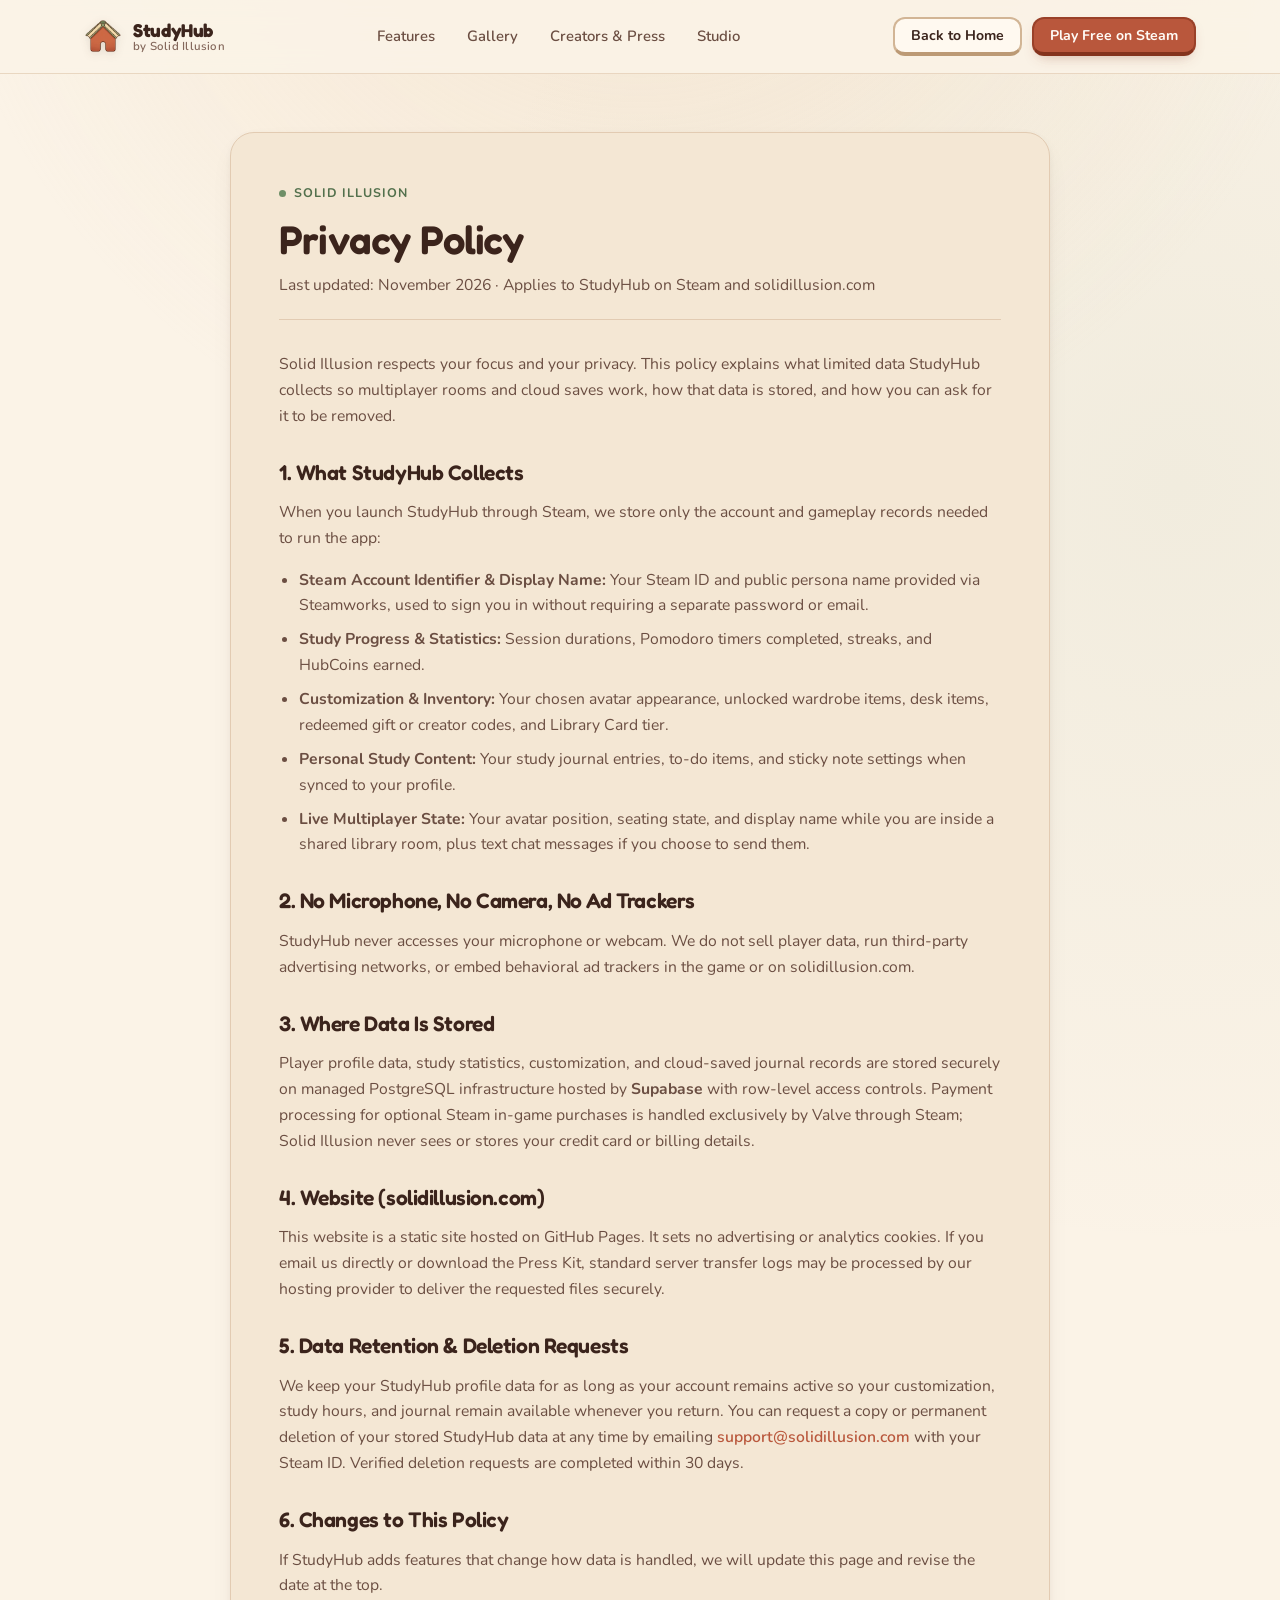
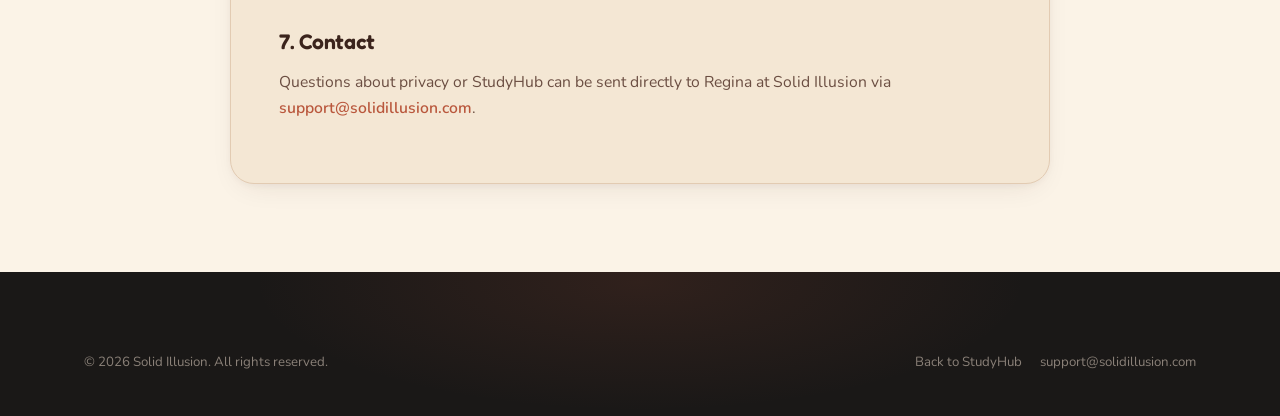
<file: privacy.html>
<!DOCTYPE html>
<html lang="en">
<head>
  <meta charset="utf-8">
  <meta name="viewport" content="width=device-width, initial-scale=1">
  <title>Privacy Policy | StudyHub &amp; Solid Illusion</title>
  <meta name="description" content="Privacy Policy for StudyHub and Solid Illusion covering Steam authentication, cloud-saved study data, and contact details for data deletion requests.">
  <meta name="theme-color" content="#FBF3E7">
  <link rel="canonical" href="https://solidillusion.com/privacy.html">

  <link rel="icon" href="favicon.ico" sizes="any">
  <link rel="apple-touch-icon" href="assets/img/apple-touch-icon.png">

  <link rel="preconnect" href="https://fonts.googleapis.com">
  <link rel="preconnect" href="https://fonts.gstatic.com" crossorigin>
  <link href="https://fonts.googleapis.com/css2?family=Fredoka:wght@500;600&family=Nunito:wght@400;600;700;800&display=swap" rel="stylesheet">

  <link rel="stylesheet" href="assets/css/styles.css">
</head>
<body>

  <header class="site-header">
    <div class="container nav-inner">
      <a href="index.html" class="brand-link" aria-label="Return to StudyHub Home">
        <picture>
          <source srcset="assets/img/studyhub-icon.webp" type="image/webp">
          <img src="assets/img/studyhub-icon.png" alt="StudyHub book-roof house icon" class="brand-icon" width="38" height="38">
        </picture>
        <span class="brand-text">
          <span class="brand-name">StudyHub</span>
          <span class="brand-studio">by Solid Illusion</span>
        </span>
      </a>

      <nav aria-label="Primary">
        <ul class="nav-links">
          <li><a href="index.html#features">Features</a></li>
          <li><a href="index.html#gallery">Gallery</a></li>
          <li><a href="index.html#creators">Creators &amp; Press</a></li>
          <li><a href="index.html#studio">Studio</a></li>
        </ul>
      </nav>

      <div class="nav-actions">
        <a href="index.html" class="btn btn-secondary btn-sm">Back to Home</a>
        <a href="https://store.steampowered.com/app/3985980/StudyHub/" class="btn btn-primary btn-sm" target="_blank" rel="noopener noreferrer">Play Free on Steam</a>
      </div>

      <button type="button" class="nav-toggle" id="navToggle" aria-expanded="false" aria-controls="mobileMenu" aria-label="Open navigation menu">
        <svg width="20" height="20" viewBox="0 0 24 24" fill="none" stroke="currentColor" stroke-width="2" stroke-linecap="round" aria-hidden="true">
          <line x1="4" y1="7" x2="20" y2="7"/>
          <line x1="4" y1="12" x2="20" y2="12"/>
          <line x1="4" y1="17" x2="20" y2="17"/>
        </svg>
      </button>
    </div>
  </header>

  <div class="mobile-menu" id="mobileMenu">
    <ul>
      <li><a href="index.html">Home</a></li>
      <li><a href="index.html#features">Features</a></li>
      <li><a href="index.html#gallery">Gallery</a></li>
      <li><a href="index.html#creators">Creators &amp; Press</a></li>
    </ul>
    <div class="mobile-menu-actions">
      <a href="https://store.steampowered.com/app/3985980/StudyHub/" class="btn btn-primary btn-sm" target="_blank" rel="noopener noreferrer">Play Free on Steam</a>
    </div>
  </div>

  <main class="legal-main">
    <div class="container">
      <article class="legal-card">
        <span class="eyebrow"><span class="eyebrow-dot" aria-hidden="true"></span>Solid Illusion</span>
        <h1>Privacy Policy</h1>
        <p class="legal-updated">Last updated: November 2026 &middot; Applies to StudyHub on Steam and solidillusion.com</p>

        <p>Solid Illusion respects your focus and your privacy. This policy explains what limited data StudyHub collects so multiplayer rooms and cloud saves work, how that data is stored, and how you can ask for it to be removed.</p>

        <h2>1. What StudyHub Collects</h2>
        <p>When you launch StudyHub through Steam, we store only the account and gameplay records needed to run the app:</p>
        <ul>
          <li><strong>Steam Account Identifier &amp; Display Name:</strong> Your Steam ID and public persona name provided via Steamworks, used to sign you in without requiring a separate password or email.</li>
          <li><strong>Study Progress &amp; Statistics:</strong> Session durations, Pomodoro timers completed, streaks, and HubCoins earned.</li>
          <li><strong>Customization &amp; Inventory:</strong> Your chosen avatar appearance, unlocked wardrobe items, desk items, redeemed gift or creator codes, and Library Card tier.</li>
          <li><strong>Personal Study Content:</strong> Your study journal entries, to-do items, and sticky note settings when synced to your profile.</li>
          <li><strong>Live Multiplayer State:</strong> Your avatar position, seating state, and display name while you are inside a shared library room, plus text chat messages if you choose to send them.</li>
        </ul>

        <h2>2. No Microphone, No Camera, No Ad Trackers</h2>
        <p>StudyHub never accesses your microphone or webcam. We do not sell player data, run third-party advertising networks, or embed behavioral ad trackers in the game or on solidillusion.com.</p>

        <h2>3. Where Data Is Stored</h2>
        <p>Player profile data, study statistics, customization, and cloud-saved journal records are stored securely on managed PostgreSQL infrastructure hosted by <strong>Supabase</strong> with row-level access controls. Payment processing for optional Steam in-game purchases is handled exclusively by Valve through Steam; Solid Illusion never sees or stores your credit card or billing details.</p>

        <h2>4. Website (solidillusion.com)</h2>
        <p>This website is a static site hosted on GitHub Pages. It sets no advertising or analytics cookies. If you email us directly or download the Press Kit, standard server transfer logs may be processed by our hosting provider to deliver the requested files securely.</p>

        <h2>5. Data Retention &amp; Deletion Requests</h2>
        <p>We keep your StudyHub profile data for as long as your account remains active so your customization, study hours, and journal remain available whenever you return. You can request a copy or permanent deletion of your stored StudyHub data at any time by emailing <a href="mailto:support@solidillusion.com?subject=StudyHub%20Data%20Request">support@solidillusion.com</a> with your Steam ID. Verified deletion requests are completed within 30 days.</p>

        <h2>6. Changes to This Policy</h2>
        <p>If StudyHub adds features that change how data is handled, we will update this page and revise the date at the top.</p>

        <h2>7. Contact</h2>
        <p>Questions about privacy or StudyHub can be sent directly to Regina at Solid Illusion via <a href="mailto:support@solidillusion.com">support@solidillusion.com</a>.</p>
      </article>
    </div>
  </main>

  <footer class="studio-footer">
    <div class="container">
      <div class="footer-bottom" style="padding-top: 0;">
        <span>&copy; 2026 Solid Illusion. All rights reserved.</span>
        <div class="footer-bottom-links">
          <a href="index.html">Back to StudyHub</a>
          <a href="mailto:support@solidillusion.com">support@solidillusion.com</a>
        </div>
      </div>
    </div>
  </footer>

  <script src="assets/js/main.js" defer></script>
</body>
</html>
</file>
<file: assets/css/styles.css>
/* ==========================================================================
   Solid Illusion / StudyHub - Editorial Cozy Library Stylesheet
   Palette: Oat-Cream, Warm Parchment, Espresso, Terracotta, Pastel Sage, Obsidian
   ========================================================================== */

:root {
  --bg-oat: #FBF3E7;
  --bg-oat-rgb: 251, 243, 231;
  --bg-parchment: #F4E7D4;
  --bg-parchment-hover: #EFE0C9;
  --bg-parchment-deep: #EBD8BE;
  --border-warm: #E2CBB2;
  --border-strong: #D0B291;

  --ink-espresso: #3B241C;
  --ink-cocoa: #6B4E42;
  --ink-muted: #84685B;

  --accent-terracotta: #B9573C;
  --accent-terracotta-hover: #9E442C;
  --accent-terracotta-soft: rgba(185, 87, 60, 0.11);

  --accent-sage: #6E8F67;
  --accent-sage-deep: #52704C;
  --accent-sage-soft: rgba(110, 143, 103, 0.14);

  --obsidian: #1A1817;
  --obsidian-card: #24211F;
  --obsidian-border: #332E2B;
  --obsidian-ink: #F2EAE1;
  --obsidian-muted: #AFA49A;

  --font-display: 'Fredoka', 'Nunito', -apple-system, BlinkMacSystemFont, sans-serif;
  --font-sans: 'Nunito', -apple-system, BlinkMacSystemFont, 'Segoe UI', Roboto, sans-serif;
  --font-hand: 'Caveat', cursive;

  --radius-sm: 10px;
  --radius-md: 16px;
  --radius-lg: 24px;
  --radius-pill: 999px;

  --shadow-soft: 0 10px 30px -12px rgba(59, 36, 28, 0.12), 0 2px 8px -2px rgba(59, 36, 28, 0.06);
  --shadow-lift: 0 18px 40px -14px rgba(59, 36, 28, 0.18), 0 4px 12px -4px rgba(59, 36, 28, 0.08);
  --shadow-cta: 0 8px 20px -6px rgba(185, 87, 60, 0.42);

  --container: 1160px;
  --nav-height: 74px;
}

/* Reset & Base */
*, *::before, *::after {
  box-sizing: border-box;
}

html {
  scroll-behavior: smooth;
  -webkit-text-size-adjust: 100%;
  background-color: var(--bg-oat);
}

body {
  margin: 0;
  font-family: var(--font-sans);
  font-size: 16px;
  line-height: 1.65;
  color: var(--ink-espresso);
  background-color: var(--bg-oat);
  background-image:
    radial-gradient(ellipse 80% 50% at 50% -10%, rgba(235, 211, 180, 0.45), transparent 70%),
    radial-gradient(circle at 92% 24%, rgba(110, 143, 103, 0.07), transparent 40%);
  -webkit-font-smoothing: antialiased;
  text-rendering: optimizeLegibility;
  overflow-x: clip;
}

img, video, svg {
  display: block;
  max-width: 100%;
}

a {
  color: inherit;
  text-decoration: none;
}

button {
  font: inherit;
  color: inherit;
  cursor: pointer;
}

:focus-visible {
  outline: 2px solid var(--accent-terracotta);
  outline-offset: 3px;
  border-radius: 6px;
}

.sr-only {
  position: absolute;
  width: 1px;
  height: 1px;
  padding: 0;
  margin: -1px;
  overflow: hidden;
  clip: rect(0, 0, 0, 0);
  white-space: nowrap;
  border: 0;
}

.container {
  width: 100%;
  max-width: var(--container);
  margin-inline: auto;
  padding-inline: 24px;
}

/* Typography Helpers */
h1, h2, h3, h4 {
  font-family: var(--font-display);
  font-weight: 600;
  line-height: 1.18;
  letter-spacing: -0.02em;
  color: var(--ink-espresso);
  margin: 0;
}

.eyebrow {
  display: inline-flex;
  align-items: center;
  gap: 8px;
  font-family: var(--font-sans);
  font-size: 12.5px;
  font-weight: 700;
  letter-spacing: 0.08em;
  text-transform: uppercase;
  color: var(--accent-sage-deep);
  margin-bottom: 12px;
}

.eyebrow-dot {
  width: 7px;
  height: 7px;
  border-radius: 50%;
  background-color: var(--accent-sage);
}

.section-header {
  max-width: 650px;
  margin-bottom: 44px;
}

.section-header h2 {
  font-size: clamp(1.85rem, 3.2vw, 2.55rem);
  margin-bottom: 14px;
}

.section-header p {
  margin: 0;
  color: var(--ink-cocoa);
  font-size: 1.05rem;
}

/* Buttons (Tactile StudyHub Game-UI Style) */
.btn {
  display: inline-flex;
  align-items: center;
  justify-content: center;
  gap: 9px;
  padding: 13px 22px;
  border-radius: 14px;
  font-weight: 700;
  font-size: 0.96rem;
  line-height: 1.1;
  border: 2px solid transparent;
  transition: transform 0.14s ease, background-color 0.16s ease, border-color 0.16s ease, box-shadow 0.14s ease;
  white-space: nowrap;
}

.btn svg {
  width: 18px;
  height: 18px;
  flex-shrink: 0;
}

.btn-primary {
  background-color: var(--accent-terracotta);
  color: #FFFBF6;
  border-color: #9A4129;
  border-bottom-width: 4px;
  border-bottom-color: #84331D;
  box-shadow: 0 6px 14px -6px rgba(132, 51, 29, 0.35);
}

.btn-primary:hover {
  background-color: #C36044;
  transform: translateY(-1px);
  box-shadow: 0 9px 18px -6px rgba(132, 51, 29, 0.4);
}

.btn-primary:active {
  transform: translateY(2px);
  border-bottom-width: 2px;
}

.btn-secondary {
  background-color: #FFF9F0;
  color: var(--ink-espresso);
  border-color: #D2B595;
  border-bottom-width: 4px;
  border-bottom-color: #BC9A75;
}

.btn-secondary:hover {
  background-color: var(--bg-parchment);
  border-color: #B99671;
  transform: translateY(-1px);
}

.btn-secondary:active {
  transform: translateY(2px);
  border-bottom-width: 2px;
}

.btn-sm {
  padding: 9px 16px;
  font-size: 0.88rem;
  border-radius: 12px;
}

.btn-sm svg {
  width: 16px;
  height: 16px;
}

/* ==========================================================================
   Sticky Glassmorphic Navbar
   ========================================================================== */
.site-header {
  position: sticky;
  top: 0;
  z-index: 60;
  height: var(--nav-height);
  display: flex;
  align-items: center;
  background-color: rgba(var(--bg-oat-rgb), 0.84);
  backdrop-filter: blur(14px);
  -webkit-backdrop-filter: blur(14px);
  border-bottom: 1px solid rgba(226, 203, 178, 0.72);
  transition: box-shadow 0.2s ease, background-color 0.2s ease;
}

.site-header.is-scrolled {
  background-color: rgba(var(--bg-oat-rgb), 0.94);
  box-shadow: 0 6px 24px -10px rgba(59, 36, 28, 0.12);
}

.nav-inner {
  display: flex;
  align-items: center;
  justify-content: space-between;
  gap: 20px;
}

.brand-link {
  display: inline-flex;
  align-items: center;
  gap: 11px;
  flex-shrink: 0;
}

.brand-icon {
  width: 38px;
  height: 38px;
  object-fit: contain;
  filter: drop-shadow(0 2px 4px rgba(59, 36, 28, 0.12));
}

.brand-text {
  display: flex;
  flex-direction: column;
  line-height: 1.1;
}

.brand-name {
  font-family: var(--font-display);
  font-weight: 700;
  font-size: 1.16rem;
  color: var(--ink-espresso);
  letter-spacing: -0.02em;
}

.brand-studio {
  font-size: 0.72rem;
  font-weight: 600;
  color: var(--ink-muted);
  letter-spacing: 0.02em;
}

.nav-links {
  display: flex;
  align-items: center;
  gap: 28px;
  list-style: none;
  margin: 0;
  padding: 0;
}

.nav-links a {
  font-size: 0.93rem;
  font-weight: 600;
  color: var(--ink-cocoa);
  padding: 6px 2px;
  position: relative;
  transition: color 0.18s ease;
}

.nav-links a::after {
  content: '';
  position: absolute;
  left: 0;
  right: 0;
  bottom: 0;
  height: 2px;
  border-radius: 2px;
  background-color: var(--accent-terracotta);
  transform: scaleX(0);
  transform-origin: left;
  transition: transform 0.2s ease;
}

.nav-links a:hover {
  color: var(--ink-espresso);
}

.nav-links a:hover::after {
  transform: scaleX(1);
}

.nav-actions {
  display: flex;
  align-items: center;
  gap: 10px;
}

.icon-btn {
  display: inline-flex;
  align-items: center;
  justify-content: center;
  width: 40px;
  height: 40px;
  border-radius: 50%;
  background-color: var(--bg-parchment);
  border: 1px solid var(--border-warm);
  color: var(--ink-espresso);
  transition: background-color 0.18s ease, border-color 0.18s ease, transform 0.18s ease;
}

.icon-btn:hover {
  background-color: var(--bg-parchment-deep);
  border-color: var(--border-strong);
  transform: translateY(-1px);
}

.icon-btn svg {
  width: 19px;
  height: 19px;
}

.nav-toggle {
  display: none;
  align-items: center;
  justify-content: center;
  width: 42px;
  height: 42px;
  border-radius: 12px;
  background-color: var(--bg-parchment);
  border: 1px solid var(--border-warm);
  color: var(--ink-espresso);
}

.mobile-menu {
  display: none;
  position: fixed;
  inset: var(--nav-height) 0 auto 0;
  background-color: rgba(var(--bg-oat-rgb), 0.98);
  backdrop-filter: blur(16px);
  border-bottom: 1px solid var(--border-warm);
  padding: 18px 24px 24px;
  box-shadow: var(--shadow-lift);
  z-index: 55;
}

.mobile-menu.is-open {
  display: block;
}

.mobile-menu ul {
  list-style: none;
  margin: 0 0 18px;
  padding: 0;
  display: flex;
  flex-direction: column;
  gap: 6px;
}

.mobile-menu li a {
  display: block;
  padding: 10px 12px;
  border-radius: var(--radius-sm);
  font-weight: 600;
  color: var(--ink-espresso);
}

.mobile-menu li a:hover {
  background-color: var(--bg-parchment);
}

.mobile-menu-actions {
  display: flex;
  flex-wrap: wrap;
  gap: 10px;
}

/* ==========================================================================
   Hero Section
   ========================================================================== */
.hero {
  padding: 54px 0 68px;
}

.hero-grid {
  display: grid;
  grid-template-columns: minmax(0, 1.02fr) minmax(0, 1.15fr);
  gap: 48px;
  align-items: center;
}

.update-pill {
  display: inline-flex;
  align-items: center;
  gap: 8px;
  padding: 6px 14px 6px 10px;
  border-radius: var(--radius-pill);
  background-color: var(--bg-parchment);
  border: 1px solid var(--border-warm);
  font-size: 0.82rem;
  font-weight: 600;
  color: var(--ink-cocoa);
  margin-bottom: 20px;
  transition: border-color 0.18s ease, background-color 0.18s ease, transform 0.18s ease;
}

.update-pill:hover {
  border-color: var(--accent-sage);
  background-color: var(--bg-parchment-hover);
  transform: translateY(-1px);
}

.update-pill-badge {
  display: inline-flex;
  align-items: center;
  padding: 2px 8px;
  border-radius: var(--radius-pill);
  background-color: var(--accent-sage-soft);
  color: var(--accent-sage-deep);
  font-weight: 700;
  font-size: 0.75rem;
}

.hero-logo-wrap {
  margin-bottom: 18px;
}

.hero-logo {
  width: clamp(230px, 32vw, 330px);
  height: auto;
  filter: drop-shadow(0 8px 18px rgba(59, 36, 28, 0.11));
}

.hero-title {
  font-size: clamp(1.7rem, 2.7vw, 2.35rem);
  font-weight: 600;
  line-height: 1.22;
  color: var(--ink-espresso);
  margin-bottom: 14px;
}

.hero-subtitle {
  font-size: 1.06rem;
  color: var(--ink-cocoa);
  margin: 0 0 26px;
  max-width: 500px;
}

.hero-cta-row {
  display: flex;
  flex-wrap: wrap;
  align-items: center;
  gap: 12px;
  margin-bottom: 24px;
}

.hero-meta {
  margin: 4px 0 0;
  font-size: 0.9rem;
  font-weight: 600;
  color: var(--ink-muted);
  line-height: 1.75;
}

.hero-patch-link {
  display: inline-block;
  margin-top: 2px;
  color: var(--accent-sage-deep);
  font-weight: 700;
  text-decoration: underline;
  text-decoration-color: rgba(82, 112, 76, 0.38);
  text-underline-offset: 4px;
  transition: color 0.16s ease, text-decoration-color 0.16s ease;
}

.hero-patch-link:hover {
  color: var(--accent-terracotta);
  text-decoration-color: var(--accent-terracotta);
}

/* Framed Hero Showcase Window */
.hero-showcase {
  display: flex;
  flex-direction: column;
  gap: 18px;
}

.media-frame {
  position: relative;
  border-radius: 22px;
  padding: 11px;
  background: #F3E5D0;
  border: 2px solid #C9AA88;
  box-shadow:
    inset 0 0 0 2px rgba(255, 250, 242, 0.78),
    var(--shadow-lift);
}

.media-stage {
  position: relative;
  border-radius: 16px;
  overflow: hidden;
  aspect-ratio: 16 / 9;
  background-color: #2B211C;
}

.media-stage video,
.media-stage img {
  width: 100%;
  height: 100%;
  object-fit: cover;
}

.media-overlay-bar {
  position: absolute;
  left: 12px;
  right: 12px;
  bottom: 12px;
  display: flex;
  align-items: center;
  justify-content: space-between;
  gap: 10px;
  pointer-events: none;
}

.atmosphere-chip {
  display: inline-flex;
  align-items: center;
  gap: 7px;
  padding: 6px 12px;
  border-radius: var(--radius-pill);
  background-color: rgba(26, 24, 23, 0.72);
  backdrop-filter: blur(8px);
  color: #FBF3E7;
  font-size: 0.78rem;
  font-weight: 600;
  letter-spacing: 0.01em;
}

.atmosphere-dot {
  width: 7px;
  height: 7px;
  border-radius: 50%;
  background-color: #E7A96D;
}

.video-toggle-btn {
  pointer-events: auto;
  display: inline-flex;
  align-items: center;
  justify-content: center;
  gap: 6px;
  padding: 6px 11px;
  border-radius: var(--radius-pill);
  border: 1px solid rgba(251, 243, 231, 0.25);
  background-color: rgba(26, 24, 23, 0.72);
  backdrop-filter: blur(8px);
  color: #FBF3E7;
  font-size: 0.76rem;
  font-weight: 600;
  transition: background-color 0.18s ease;
}

.video-toggle-btn:hover {
  background-color: rgba(26, 24, 23, 0.9);
}

.video-toggle-btn svg {
  width: 13px;
  height: 13px;
}

/* In-Game Sticky Note Gift Card */
.sticky-note {
  position: relative;
  display: flex;
  align-items: center;
  justify-content: space-between;
  gap: 16px;
  padding: 15px 18px 14px;
  border-radius: 6px 14px 12px 6px;
  background: linear-gradient(170deg, #FFF5C4 0%, #FBEAA1 100%);
  border: 1.5px solid #E3CC74;
  box-shadow:
    0 10px 20px -12px rgba(78, 52, 42, 0.24),
    0 2px 4px rgba(78, 52, 42, 0.08);
  transform: rotate(-0.7deg);
  transition: transform 0.2s ease, box-shadow 0.2s ease;
}

.sticky-note:hover {
  transform: rotate(0deg);
  box-shadow: 0 12px 24px -12px rgba(78, 52, 42, 0.28);
}

.sticky-note-tape {
  position: absolute;
  top: -8px;
  left: 34px;
  width: 58px;
  height: 15px;
  border-radius: 2px;
  background-color: rgba(130, 164, 122, 0.45);
  border: 1px solid rgba(110, 143, 103, 0.26);
  transform: rotate(-3deg);
  pointer-events: none;
}

.sticky-note-body {
  display: flex;
  flex-direction: column;
  gap: 1px;
  min-width: 0;
}

.sticky-note-hand {
  font-family: var(--font-hand);
  font-size: 1.18rem;
  font-weight: 700;
  line-height: 1;
  color: #8B4A32;
}

.sticky-note-body strong {
  font-family: var(--font-display);
  font-size: 0.98rem;
  font-weight: 600;
  color: var(--ink-espresso);
}

.sticky-note-meta {
  font-size: 0.78rem;
  font-weight: 600;
  color: #705842;
}

.code-copy-btn {
  display: inline-flex;
  align-items: center;
  gap: 7px;
  padding: 8px 13px;
  border-radius: 10px;
  background-color: #FFFDF5;
  border: 1.5px solid #CFAF63;
  border-bottom-width: 3px;
  font-family: ui-monospace, SFMono-Regular, Menlo, Consolas, monospace;
  font-size: 0.85rem;
  font-weight: 700;
  letter-spacing: 0.04em;
  color: var(--accent-terracotta);
  flex-shrink: 0;
  transition: background-color 0.16s ease, border-color 0.16s ease, color 0.16s ease, transform 0.12s ease;
}

.code-copy-btn:hover {
  background-color: #FFFFFF;
  border-color: var(--accent-terracotta);
}

.code-copy-btn:active {
  transform: translateY(1px);
}

.code-copy-btn.is-copied {
  background-color: #E7F1E4;
  border-color: var(--accent-sage);
  color: var(--accent-sage-deep);
}

.code-copy-btn svg {
  width: 14px;
  height: 14px;
}

/* ==========================================================================
   Features Section
   ========================================================================== */
.section {
  padding: 78px 0;
}

.section-divider {
  border: 0;
  height: 1px;
  background: linear-gradient(90deg, transparent, var(--border-warm) 18%, var(--border-warm) 82%, transparent);
  margin: 0;
}

.features-grid {
  display: grid;
  grid-template-columns: repeat(2, minmax(0, 1fr));
  gap: 22px;
}

.feature-card {
  position: relative;
  padding: 26px 28px 28px;
  border-radius: 20px;
  background-color: var(--bg-parchment);
  border: 1.5px solid var(--border-warm);
  box-shadow:
    inset 0 0 0 2px rgba(255, 251, 246, 0.55),
    var(--shadow-soft);
  transition: transform 0.18s ease, border-color 0.18s ease, box-shadow 0.18s ease;
}

.feature-card:hover {
  transform: translateY(-2px);
  border-color: var(--border-strong);
  box-shadow:
    inset 0 0 0 2px rgba(255, 251, 246, 0.65),
    var(--shadow-lift);
}

.card-index {
  display: inline-block;
  font-size: 0.78rem;
  font-weight: 800;
  letter-spacing: 0.05em;
  text-transform: uppercase;
  margin-bottom: 10px;
}

.card-index--terracotta {
  color: var(--accent-terracotta);
}

.card-index--sage {
  color: var(--accent-sage-deep);
}

.feature-card h3 {
  font-size: 1.28rem;
  margin-bottom: 9px;
}

.feature-card p {
  margin: 0;
  color: var(--ink-cocoa);
  font-size: 0.98rem;
}

/* ==========================================================================
   Screenshot Gallery
   ========================================================================== */
.gallery-grid {
  display: grid;
  grid-template-columns: repeat(2, minmax(0, 1fr));
  gap: 22px;
}

.gallery-card {
  margin: 0;
  border-radius: var(--radius-lg);
  background-color: var(--bg-parchment);
  border: 1px solid var(--border-warm);
  overflow: hidden;
  box-shadow: var(--shadow-soft);
  transition: transform 0.22s ease, border-color 0.22s ease, box-shadow 0.22s ease;
}

.gallery-card:hover {
  transform: translateY(-3px);
  border-color: var(--border-strong);
  box-shadow: var(--shadow-lift);
}

.gallery-trigger {
  display: block;
  width: 100%;
  padding: 0;
  border: 0;
  background: none;
  text-align: left;
  position: relative;
}

.gallery-thumb {
  position: relative;
  aspect-ratio: 16 / 9;
  overflow: hidden;
  background-color: #2B211C;
}

.gallery-thumb img {
  width: 100%;
  height: 100%;
  object-fit: cover;
  transition: transform 0.45s cubic-bezier(0.22, 1, 0.36, 1);
}

.gallery-card:hover .gallery-thumb img {
  transform: scale(1.03);
}

.gallery-thumb--crop-right img {
  transform: scale(1.045);
  transform-origin: left center;
}

.gallery-card:hover .gallery-thumb--crop-right img {
  transform: scale(1.07);
}

.gallery-zoom-badge {
  position: absolute;
  right: 12px;
  bottom: 12px;
  width: 34px;
  height: 34px;
  border-radius: 50%;
  background-color: rgba(26, 24, 23, 0.72);
  backdrop-filter: blur(6px);
  color: #FBF3E7;
  display: inline-flex;
  align-items: center;
  justify-content: center;
  opacity: 0.85;
  transition: opacity 0.18s ease, transform 0.18s ease;
}

.gallery-card:hover .gallery-zoom-badge {
  opacity: 1;
  transform: scale(1.06);
}

.gallery-zoom-badge svg {
  width: 16px;
  height: 16px;
}

.gallery-caption {
  display: flex;
  align-items: baseline;
  justify-content: space-between;
  gap: 12px;
  padding: 15px 18px 16px;
}

.gallery-caption strong {
  font-family: var(--font-display);
  font-size: 1.03rem;
  font-weight: 600;
  color: var(--ink-espresso);
}

.gallery-caption span {
  font-size: 0.84rem;
  color: var(--ink-muted);
  white-space: nowrap;
}

/* ==========================================================================
   Creators & Press Section
   ========================================================================== */
.creators-card {
  position: relative;
  border-radius: 28px;
  padding: 44px 46px;
  background: linear-gradient(145deg, #F6EBD9 0%, #EFE0C7 100%);
  border: 1.5px solid var(--border-strong);
  box-shadow: var(--shadow-lift);
  overflow: hidden;
}

.creators-card::before {
  content: '';
  position: absolute;
  inset: 10px;
  border-radius: 20px;
  border: 1px dashed rgba(185, 87, 60, 0.24);
  pointer-events: none;
}

.creators-grid {
  position: relative;
  z-index: 1;
  display: grid;
  grid-template-columns: minmax(0, 1.3fr) minmax(0, 0.9fr);
  gap: 38px;
  align-items: center;
}

.creators-copy h2 {
  font-size: clamp(1.75rem, 3vw, 2.35rem);
  margin-bottom: 14px;
}

.creators-lead {
  font-size: 1.06rem;
  color: var(--ink-cocoa);
  margin: 0 0 22px;
  max-width: 560px;
}

.creators-note {
  font-size: 0.99rem;
  color: var(--ink-cocoa);
  margin: 0 0 26px;
  max-width: 560px;
}

.creators-actions {
  display: flex;
  flex-wrap: wrap;
  gap: 12px;
}

.presskit-slip {
  padding: 24px 26px;
  border-radius: 16px;
  background-color: #FFFBF4;
  border: 1.5px solid #D9C1A3;
  box-shadow: 0 8px 18px -12px rgba(59, 36, 28, 0.22);
}

.presskit-slip-head {
  padding-bottom: 12px;
  margin-bottom: 12px;
  border-bottom: 2px solid rgba(185, 87, 60, 0.22);
}

.presskit-slip h3 {
  font-size: 1.2rem;
  margin-bottom: 2px;
}

.presskit-box-sub {
  font-size: 0.82rem;
  font-weight: 600;
  color: var(--ink-muted);
}

.presskit-list {
  list-style: none;
  margin: 0 0 16px;
  padding: 0;
  font-size: 0.9rem;
  color: var(--ink-cocoa);
}

.presskit-list li {
  display: flex;
  align-items: center;
  gap: 9px;
  padding: 7px 0;
  border-bottom: 1px dashed rgba(210, 181, 149, 0.72);
}

.presskit-list li:last-child {
  border-bottom: 0;
}

.presskit-list li::before {
  content: '';
  width: 5px;
  height: 5px;
  border-radius: 50%;
  background-color: var(--accent-terracotta);
  flex-shrink: 0;
}

.presskit-contact {
  padding-top: 14px;
  border-top: 1px solid var(--border-warm);
  font-size: 0.85rem;
  color: var(--ink-muted);
}

.presskit-contact a {
  color: var(--accent-terracotta);
  font-weight: 600;
}

.presskit-contact a:hover {
  text-decoration: underline;
}

/* ==========================================================================
   Dark Obsidian Solid Illusion Studio Band & Footer
   ========================================================================== */
.studio-footer {
  background-color: var(--obsidian);
  color: var(--obsidian-ink);
  padding: 80px 0 42px;
  position: relative;
  overflow: hidden;
}

.studio-footer::before {
  content: '';
  position: absolute;
  top: -120px;
  left: 50%;
  transform: translateX(-50%);
  width: 780px;
  height: 260px;
  background: radial-gradient(ellipse at center, rgba(185, 87, 60, 0.14), transparent 70%);
  pointer-events: none;
}

.studio-grid {
  position: relative;
  z-index: 1;
  display: grid;
  grid-template-columns: minmax(0, 1.35fr) minmax(0, 0.75fr) minmax(0, 0.8fr);
  gap: 44px;
  padding-bottom: 52px;
  border-bottom: 1px solid var(--obsidian-border);
}

.studio-brand {
  display: flex;
  align-items: flex-start;
  gap: 24px;
}

.studio-logo {
  width: 112px;
  height: auto;
  flex-shrink: 0;
}

.studio-about .eyebrow {
  color: #A7C4A0;
  margin-bottom: 8px;
}

.studio-about h2 {
  color: var(--obsidian-ink);
  font-size: 1.55rem;
  margin-bottom: 12px;
}

.studio-about p {
  margin: 0;
  color: var(--obsidian-muted);
  font-size: 0.95rem;
  max-width: 420px;
}

.footer-col h3 {
  font-family: var(--font-sans);
  font-size: 0.8rem;
  font-weight: 700;
  letter-spacing: 0.09em;
  text-transform: uppercase;
  color: #D7CCC2;
  margin-bottom: 16px;
}

.footer-links {
  list-style: none;
  margin: 0;
  padding: 0;
  display: grid;
  gap: 11px;
}

.footer-links a {
  display: inline-flex;
  align-items: center;
  gap: 9px;
  color: var(--obsidian-muted);
  font-size: 0.94rem;
  transition: color 0.18s ease;
}

.footer-links a:hover {
  color: #FFFBF6;
}

.footer-links svg {
  width: 16px;
  height: 16px;
  color: #C7B9AD;
  flex-shrink: 0;
}

.footer-bottom {
  position: relative;
  z-index: 1;
  padding-top: 26px;
  display: flex;
  flex-wrap: wrap;
  align-items: center;
  justify-content: space-between;
  gap: 14px;
  font-size: 0.83rem;
  color: #8A8078;
}

.footer-bottom-links {
  display: flex;
  flex-wrap: wrap;
  align-items: center;
  gap: 18px;
}

.footer-bottom a:hover {
  color: var(--obsidian-ink);
}

/* ==========================================================================
   Lightbox Modal
   ========================================================================== */
.lightbox {
  position: fixed;
  inset: 0;
  z-index: 120;
  display: none;
  align-items: center;
  justify-content: center;
  padding: 24px;
  background-color: rgba(20, 17, 16, 0.92);
  backdrop-filter: blur(10px);
}

.lightbox.is-open {
  display: flex;
}

.lightbox-inner {
  position: relative;
  width: 100%;
  max-width: 1140px;
  display: flex;
  flex-direction: column;
  align-items: center;
  gap: 14px;
}

.lightbox-stage {
  position: relative;
  width: 100%;
  display: flex;
  align-items: center;
  justify-content: center;
}

.lightbox-img {
  max-width: 100%;
  max-height: 78vh;
  border-radius: var(--radius-md);
  border: 1px solid rgba(251, 243, 231, 0.16);
  box-shadow: 0 24px 64px rgba(0, 0, 0, 0.55);
}

.lightbox-bar {
  width: 100%;
  display: flex;
  align-items: center;
  justify-content: space-between;
  gap: 16px;
  color: var(--obsidian-ink);
}

.lightbox-caption {
  font-family: var(--font-display);
  font-size: 1.08rem;
  font-weight: 500;
}

.lightbox-counter {
  font-size: 0.86rem;
  color: var(--obsidian-muted);
  font-variant-numeric: tabular-nums;
}

.lightbox-close,
.lightbox-nav {
  position: fixed;
  display: inline-flex;
  align-items: center;
  justify-content: center;
  width: 46px;
  height: 46px;
  border-radius: 50%;
  border: 1px solid rgba(251, 243, 231, 0.22);
  background-color: rgba(26, 24, 23, 0.8);
  color: #FFFBF6;
  transition: background-color 0.18s ease, transform 0.18s ease;
}

.lightbox-close:hover,
.lightbox-nav:hover {
  background-color: var(--accent-terracotta);
  border-color: var(--accent-terracotta);
}

.lightbox-close {
  top: 20px;
  right: 22px;
}

.lightbox-nav--prev {
  left: 20px;
  top: 50%;
  transform: translateY(-50%);
}

.lightbox-nav--next {
  right: 20px;
  top: 50%;
  transform: translateY(-50%);
}

.lightbox-close svg,
.lightbox-nav svg {
  width: 22px;
  height: 22px;
}

/* ==========================================================================
   Subpages (Privacy Policy & 404)
   ========================================================================== */
.legal-main {
  padding: 58px 0 88px;
}

.legal-card {
  max-width: 820px;
  margin-inline: auto;
  padding: 46px 48px;
  border-radius: var(--radius-lg);
  background-color: var(--bg-parchment);
  border: 1px solid var(--border-warm);
  box-shadow: var(--shadow-soft);
}

.legal-card h1 {
  font-size: clamp(1.9rem, 3.2vw, 2.5rem);
  margin-bottom: 10px;
}

.legal-updated {
  font-size: 0.9rem;
  color: var(--ink-muted);
  margin: 0 0 32px;
  padding-bottom: 20px;
  border-bottom: 1px solid var(--border-warm);
}

.legal-card h2 {
  font-size: 1.32rem;
  margin: 30px 0 10px;
}

.legal-card p,
.legal-card li {
  color: var(--ink-cocoa);
  font-size: 0.98rem;
}

.legal-card ul {
  padding-left: 20px;
  margin: 10px 0 16px;
  display: grid;
  gap: 8px;
}

.legal-card a {
  color: var(--accent-terracotta);
  font-weight: 600;
}

.legal-card a:hover {
  text-decoration: underline;
}

.notfound-main {
  min-height: calc(100vh - var(--nav-height) - 220px);
  display: flex;
  align-items: center;
  padding: 64px 0;
}

.notfound-card {
  max-width: 560px;
  margin-inline: auto;
  text-align: center;
  padding: 46px 36px;
  border-radius: var(--radius-lg);
  background-color: var(--bg-parchment);
  border: 1px solid var(--border-warm);
  box-shadow: var(--shadow-soft);
}

.notfound-icon {
  width: 68px;
  height: 68px;
  margin: 0 auto 20px;
}

.notfound-card h1 {
  font-size: 2rem;
  margin-bottom: 12px;
}

.notfound-card p {
  color: var(--ink-cocoa);
  margin: 0 0 26px;
}

.notfound-actions {
  display: flex;
  flex-wrap: wrap;
  justify-content: center;
  gap: 12px;
}

/* ==========================================================================
   Responsive Breakpoints
   ========================================================================== */
@media (max-width: 980px) {
  .hero-grid {
    grid-template-columns: 1fr;
    gap: 36px;
  }

  .hero {
    padding: 38px 0 54px;
  }

  .creators-grid {
    grid-template-columns: 1fr;
    gap: 28px;
  }

  .studio-grid {
    grid-template-columns: 1fr 1fr;
    gap: 36px;
  }

  .studio-brand {
    grid-column: 1 / -1;
  }
}

@media (max-width: 780px) {
  .nav-links,
  .nav-actions {
    display: none;
  }

  .nav-toggle {
    display: inline-flex;
  }

  .features-grid,
  .gallery-grid {
    grid-template-columns: 1fr;
  }

  .creators-card {
    padding: 30px 24px;
  }

  .legal-card {
    padding: 32px 24px;
  }

  .studio-grid {
    grid-template-columns: 1fr;
  }

  .studio-brand {
    flex-direction: column;
    gap: 16px;
  }

  .sticky-note {
    flex-direction: column;
    align-items: flex-start;
    transform: none;
  }

  .lightbox-nav {
    top: auto;
    bottom: 20px;
    transform: none;
  }

  .lightbox-nav--prev {
    left: calc(50% - 56px);
  }

  .lightbox-nav--next {
    right: calc(50% - 56px);
  }
}

@media (prefers-reduced-motion: reduce) {
  html {
    scroll-behavior: auto;
  }
  *, *::before, *::after {
    transition-duration: 0.01ms !important;
    animation-duration: 0.01ms !important;
  }
}
</file>
